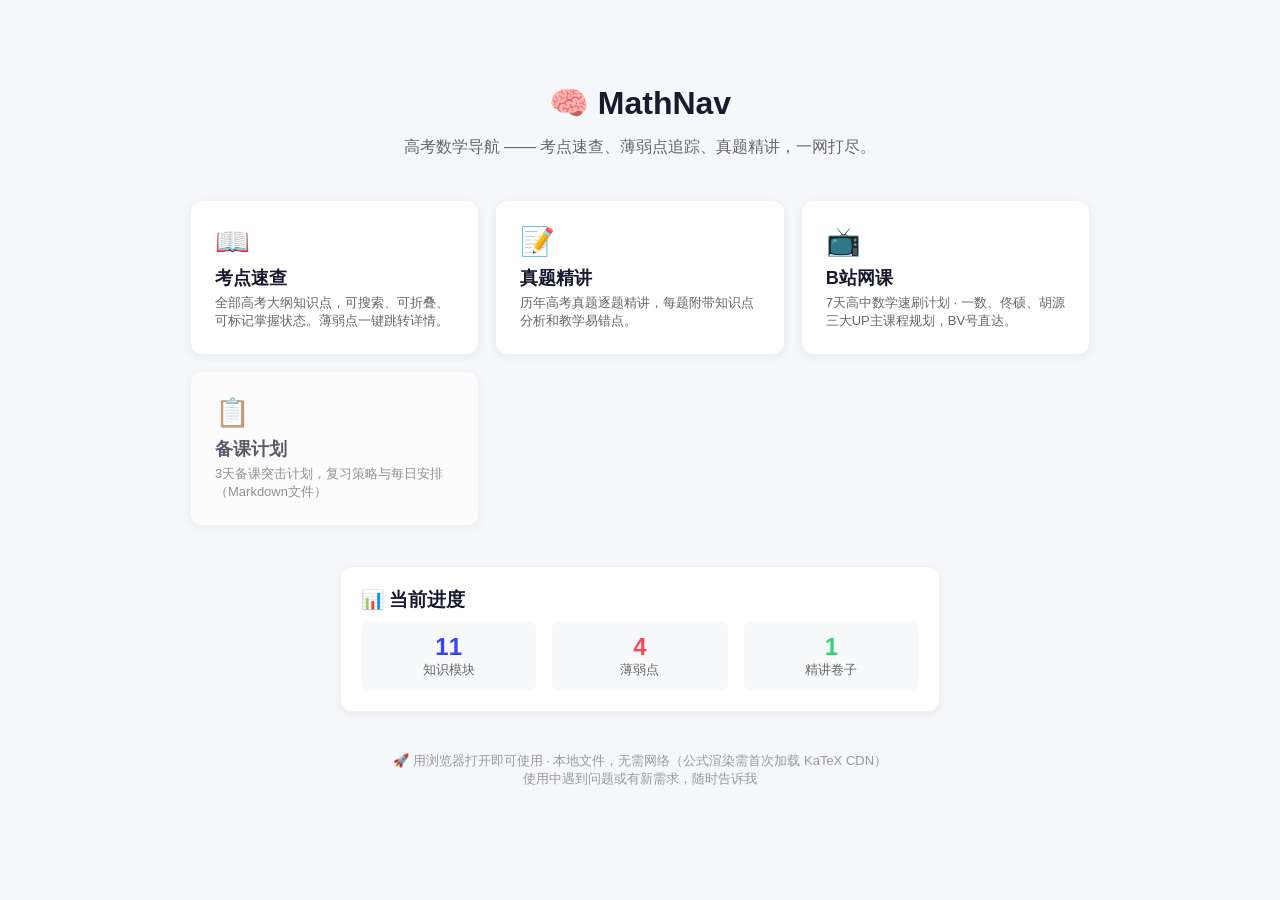
<file: index.html>
<!DOCTYPE html>
<html lang="zh-CN">
<head>
<meta charset="UTF-8">
<meta name="viewport" content="width=device-width, initial-scale=1.0">
<title>MathNav · 高考数学导航</title>
<link rel="stylesheet" href="assets/main.css">
</head>
<body>

<div class="main" style="margin-left:0; max-width:1000px; margin:0 auto;">
  <div class="hero">
    <h1>🧠 MathNav</h1>
    <p>高考数学导航 —— 考点速查、薄弱点追踪、真题精讲，一网打尽。</p>
  </div>

  <div class="card-grid">
    <a href="考点速查.html">
      <div class="card-icon">📖</div>
      <div class="card-title">考点速查</div>
      <div class="card-desc">全部高考大纲知识点，可搜索、可折叠、可标记掌握状态。薄弱点一键跳转详情。</div>
    </a>
    <a href="真题精讲/index.html">
      <div class="card-icon">📝</div>
      <div class="card-title">真题精讲</div>
      <div class="card-desc">历年高考真题逐题精讲，每题附带知识点分析和教学易错点。</div>
    </a>
    <a href="B站网课.html">
      <div class="card-icon">📺</div>
      <div class="card-title">B站网课</div>
      <div class="card-desc">7天高中数学速刷计划 · 一数、佟硕、胡源三大UP主课程规划，BV号直达。</div>
    </a>
    <a href="备课突击计划-3天.md" style="opacity:0.7;">
      <div class="card-icon">📋</div>
      <div class="card-title">备课计划</div>
      <div class="card-desc">3天备课突击计划，复习策略与每日安排（Markdown文件）</div>
    </a>
  </div>

  <div style="max-width:600px; margin:40px auto 0; padding:20px; background:#fff; border-radius:12px; box-shadow:0 2px 8px rgba(0,0,0,0.06); border:1px solid #eef1f5;">
    <h3 style="margin-bottom:8px;">📊 当前进度</h3>
    <div style="display:flex; gap:16px; flex-wrap:wrap;">
      <div style="flex:1; min-width:120px; padding:12px; background:#f8f9fb; border-radius:8px; text-align:center;">
        <div style="font-size:24px; font-weight:700; color:#3742fa;">11</div>
        <div style="font-size:13px; color:#666;">知识模块</div>
      </div>
      <div style="flex:1; min-width:120px; padding:12px; background:#f8f9fb; border-radius:8px; text-align:center;">
        <div style="font-size:24px; font-weight:700; color:#ff4757;">4</div>
        <div style="font-size:13px; color:#666;">薄弱点</div>
      </div>
      <div style="flex:1; min-width:120px; padding:12px; background:#f8f9fb; border-radius:8px; text-align:center;">
        <div style="font-size:24px; font-weight:700; color:#2ed573;">1</div>
        <div style="font-size:13px; color:#666;">精讲卷子</div>
      </div>
    </div>
  </div>

  <div style="text-align:center; margin-top:40px; color:#999; font-size:13px;">
    🚀 用浏览器打开即可使用 · 本地文件，无需网络（公式渲染需首次加载 KaTeX CDN）<br>
    使用中遇到问题或有新需求，随时告诉我
  </div>
</div>

</body>
</html>
</file>
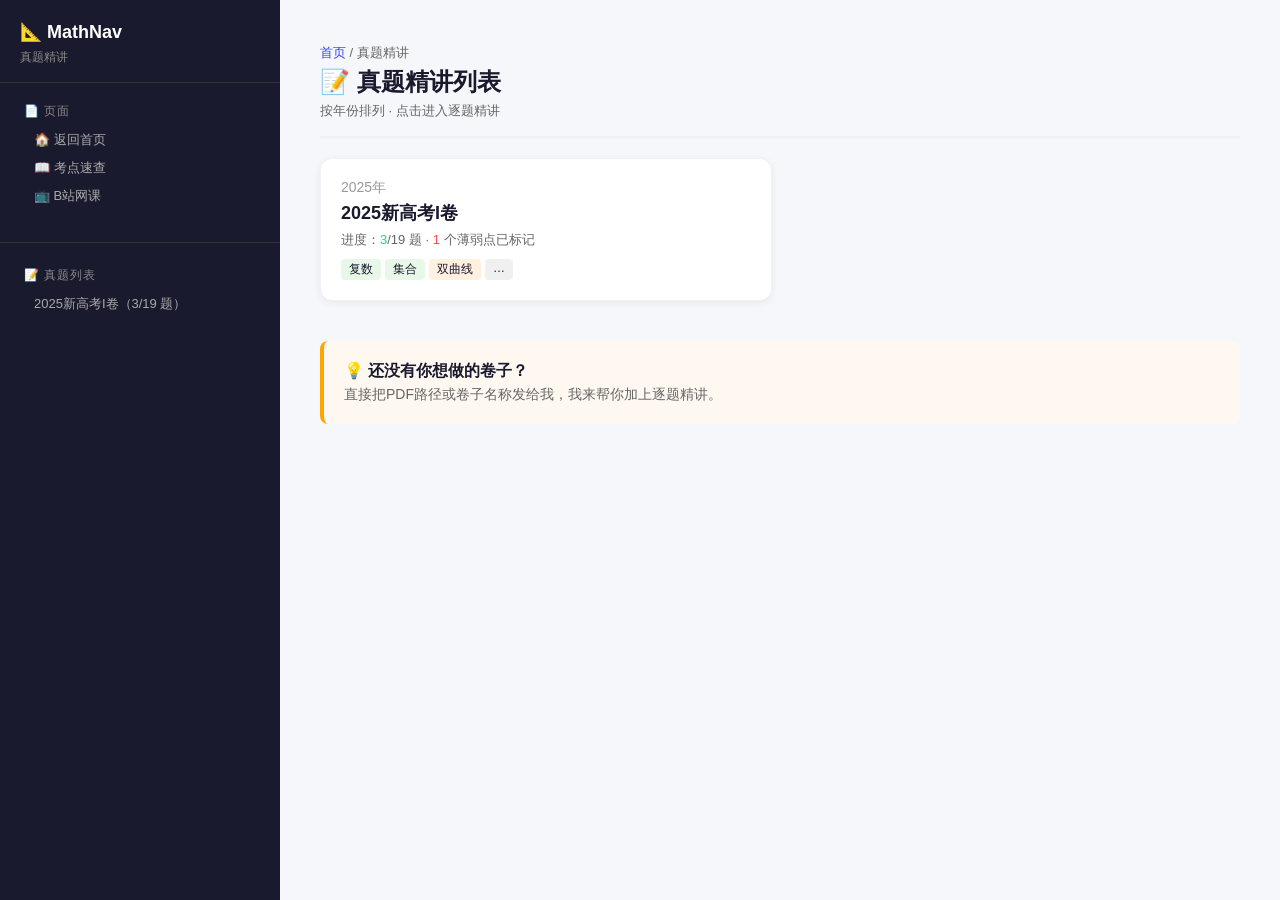
<file: 真题精讲/index.html>
<!DOCTYPE html>
<html lang="zh-CN">
<head>
<meta charset="UTF-8">
<meta name="viewport" content="width=device-width, initial-scale=1.0">
<title>真题精讲 — MathNav</title>
<link rel="stylesheet" href="../assets/main.css">
</head>
<body>

<div class="sidebar">
  <div class="sidebar-header">
    <h1>📐 MathNav</h1>
    <div class="subtitle">真题精讲</div>
  </div>
  <div class="sidebar-content">
    <div class="nav-section">
      <div class="nav-title">📄 页面</div>
      <a href="../index.html">🏠 返回首页</a>
      <a href="../考点速查.html">📖 考点速查</a>
      <a href="../B站网课.html">📺 B站网课</a>
    </div>
    <div class="nav-section" style="margin-top:20px; border-top:1px solid #333; padding-top:16px;">
      <div class="nav-title">📝 真题列表</div>
      <a href="2025新高考I卷.html">2025新高考I卷（3/19 题）</a>
    </div>
  </div>
</div>

<div class="main">
  <div class="page-header">
    <div class="breadcrumb"><a href="../index.html">首页</a> / 真题精讲</div>
    <h1>📝 真题精讲列表</h1>
    <div class="stats">按年份排列 · 点击进入逐题精讲</div>
  </div>

  <div style="display:grid; grid-template-columns:repeat(auto-fill, minmax(300px, 1fr)); gap:16px;">
    <a href="2025新高考I卷.html" style="display:block; background:#fff; border-radius:12px; padding:20px; text-decoration:none; color:inherit; border:1px solid #eef1f5; box-shadow:0 2px 8px rgba(0,0,0,0.06); transition:all 0.3s;">
      <div style="font-size:14px; color:#999; margin-bottom:4px;">2025年</div>
      <div style="font-size:18px; font-weight:700;">2025新高考I卷</div>
      <div style="font-size:13px; color:#666; margin-top:6px;">
        进度：<span style="color:#2ed573;">3</span>/19 题 ·
        <span style="color:#ff4757;">1</span> 个薄弱点已标记
      </div>
      <div style="margin-top:10px; display:flex; gap:4px; flex-wrap:wrap;">
        <span style="background:#e8f8e8; font-size:12px; padding:2px 8px; border-radius:4px;">复数</span>
        <span style="background:#e8f8e8; font-size:12px; padding:2px 8px; border-radius:4px;">集合</span>
        <span style="background:#fff0e0; font-size:12px; padding:2px 8px; border-radius:4px;">双曲线</span>
        <span style="background:#f0f0f0; font-size:12px; padding:2px 8px; border-radius:4px;">…</span>
      </div>
    </a>
  </div>

  <div style="margin-top:40px; padding:20px; background:#fff8f0; border-radius:8px; border-left:4px solid #ffa502;">
    <b>💡 还没有你想做的卷子？</b>
    <p style="font-size:14px; color:#666; margin-top:4px;">直接把PDF路径或卷子名称发给我，我来帮你加上逐题精讲。</p>
  </div>
</div>

</body>
</html>
</file>
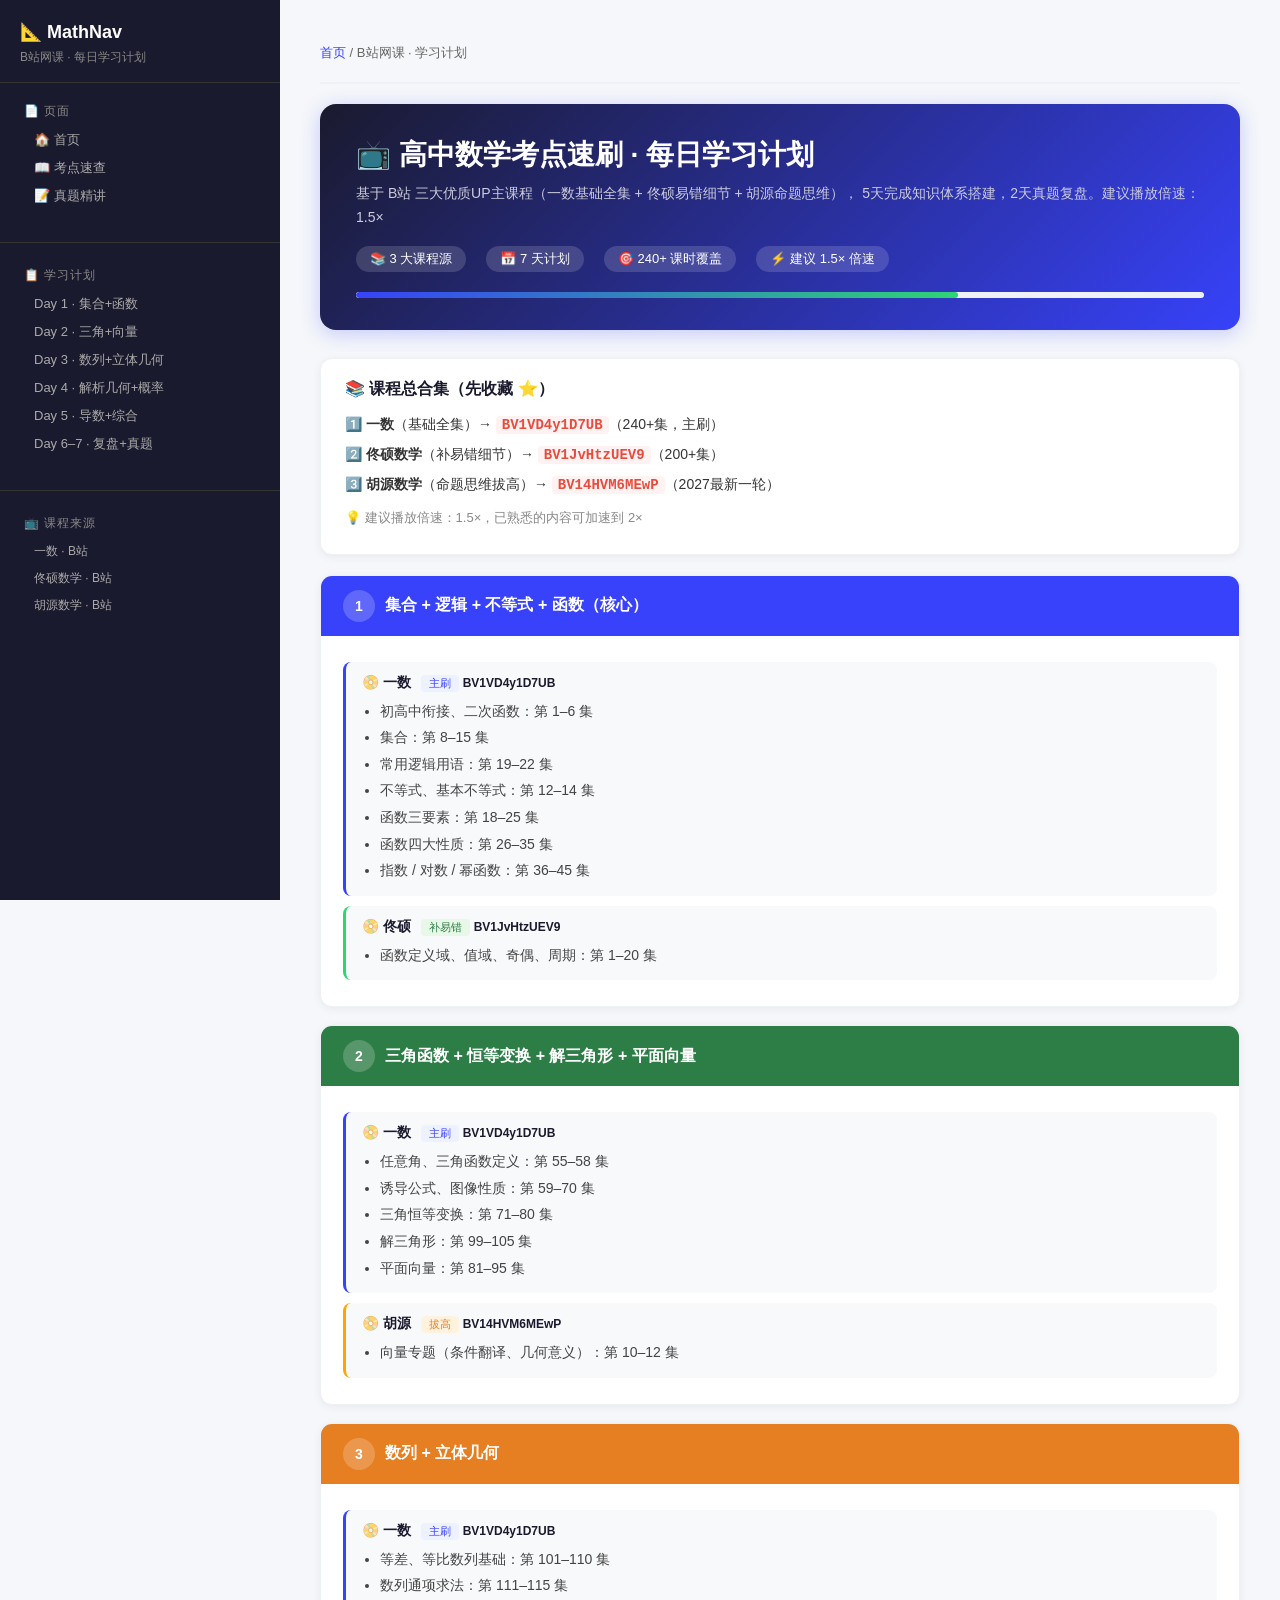
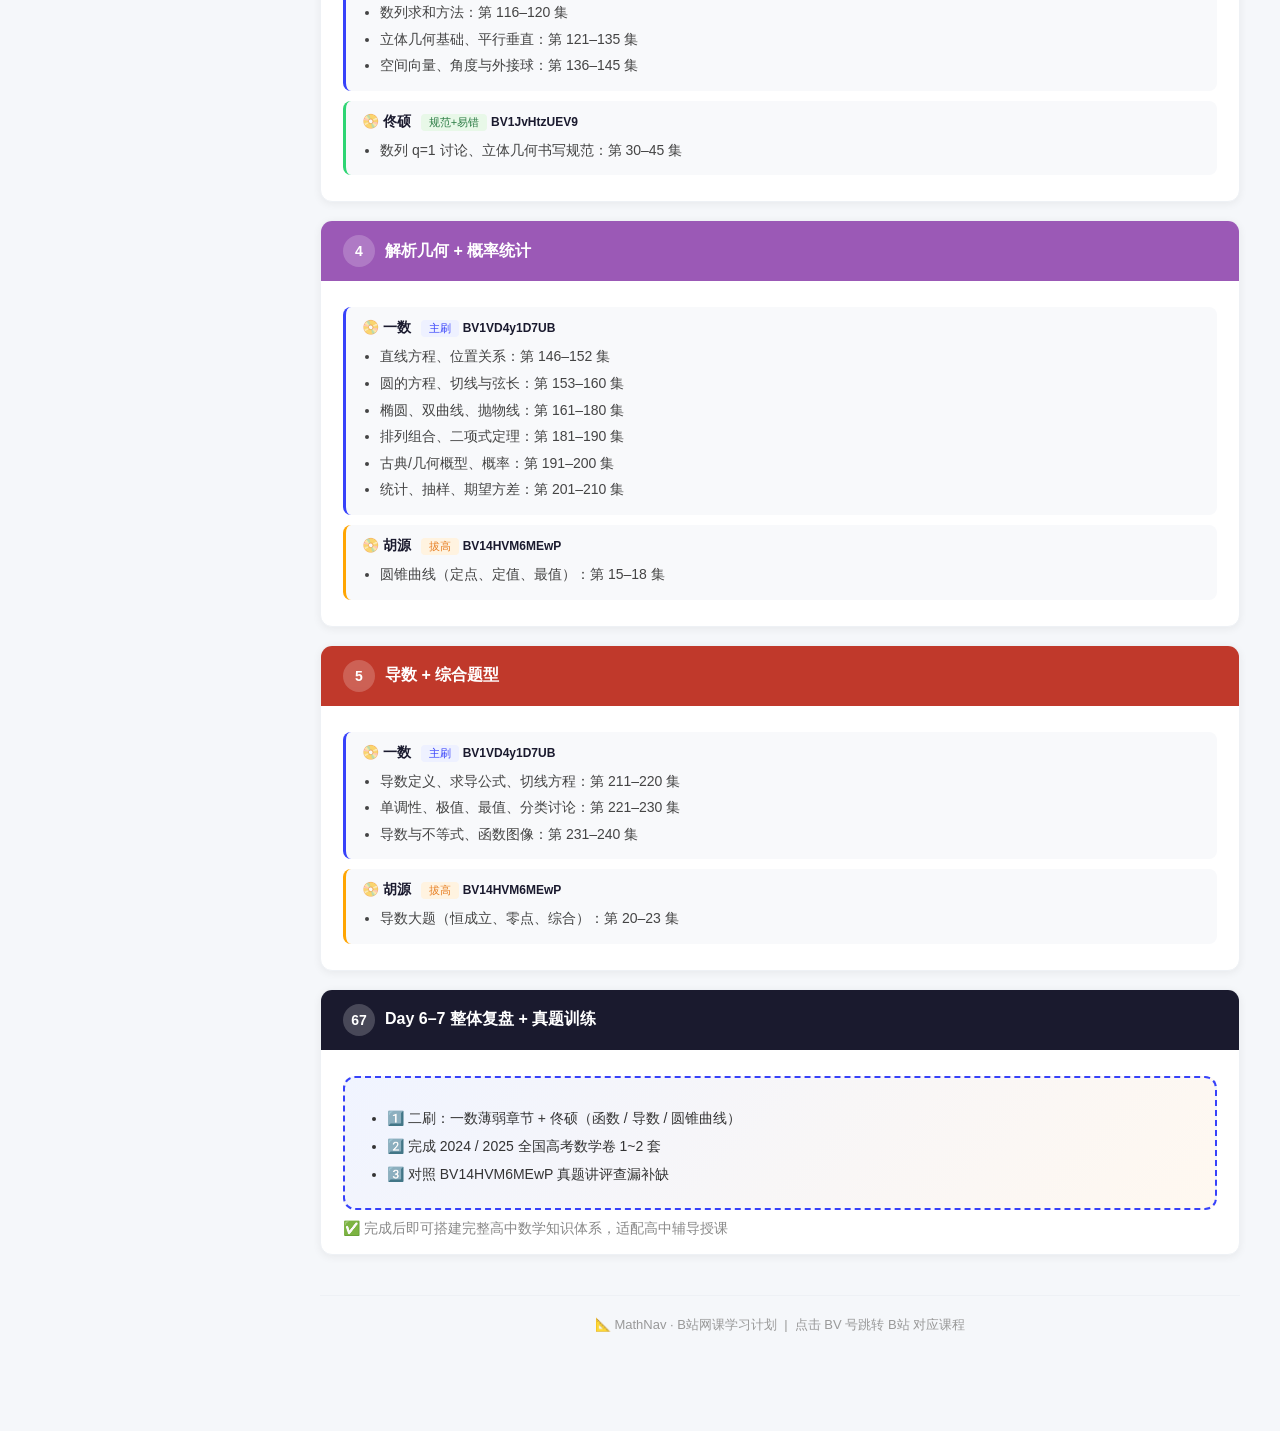
<file: B站网课.html>
<!DOCTYPE html>
<html lang="zh-CN">
<head>
<meta charset="UTF-8">
<meta name="viewport" content="width=device-width, initial-scale=1.0">
<title>B站网课 · 学习计划 — MathNav</title>
<link rel="stylesheet" href="assets/main.css">
<style>
  /* 学习计划专属样式 */
  .plan-header {
    background: linear-gradient(135deg, #1a1a2e 0%, #3742fa 100%);
    color: #fff;
    border-radius: 16px;
    padding: 32px 36px;
    margin-bottom: 28px;
    box-shadow: 0 4px 20px rgba(55,66,250,0.25);
  }
  .plan-header h1 { font-size: 28px; margin-bottom: 8px; }
  .plan-header .subtitle { font-size: 14px; color: #ccd; line-height: 1.7; }
  .plan-header .stats-row {
    display: flex; gap: 20px; margin-top: 16px; flex-wrap: wrap;
  }
  .plan-header .stats-row span {
    background: rgba(255,255,255,0.15);
    padding: 4px 14px; border-radius: 20px;
    font-size: 13px;
  }

  .info-card {
    background: #fff;
    border: 1px solid #eef1f5;
    border-radius: 12px;
    padding: 20px 24px;
    margin-bottom: 20px;
    box-shadow: 0 2px 8px rgba(0,0,0,0.06);
  }
  .info-card h3 {
    font-size: 16px; margin-bottom: 12px;
    display: flex; align-items: center; gap: 8px;
  }
  .info-card p { font-size: 14px; line-height: 1.8; margin: 4px 0; color: #333; }
  .info-card .bv {
    color: #e74c3c; font-family: Consolas, monospace;
    background: #fef2f2; padding: 1px 6px; border-radius: 4px;
    font-weight: 600;
  }
  .info-card .note { color: #888; font-size: 13px; margin-top: 8px; }

  .day-card {
    background: #fff;
    border: 1px solid #eef1f5;
    border-radius: 12px;
    margin-bottom: 18px;
    overflow: hidden;
    box-shadow: 0 2px 8px rgba(0,0,0,0.06);
  }
  .day-title {
    padding: 14px 22px;
    font-size: 16px; font-weight: 700;
    color: #fff;
    display: flex; align-items: center; gap: 10px;
  }
  .day-title .day-num {
    display: inline-flex; width: 32px; height: 32px;
    border-radius: 50%; background: rgba(255,255,255,0.2);
    align-items: center; justify-content: center;
    flex-shrink: 0; font-size: 14px;
  }
  .day-card .content { padding: 16px 22px; }

  .course-block {
    margin: 10px 0;
    padding: 12px 16px;
    background: #f8f9fb;
    border-radius: 8px;
    border-left: 3px solid #3742fa;
  }
  .course-block.tongshuo { border-left-color: #2ed573; }
  .course-block.huyuan { border-left-color: #ffa502; }
  .course-block .course-name {
    font-weight: 700; font-size: 14px; margin-bottom: 4px;
  }
  .course-block .course-name .source-tag {
    display: inline-block; font-size: 11px; padding: 1px 8px;
    border-radius: 4px; margin-left: 6px; font-weight: 400;
  }
  .source-tag.yishu { background: #eef1ff; color: #3742fa; }
  .source-tag.tongshuo { background: #e8f8e8; color: #2d7d46; }
  .source-tag.huyuan { background: #fff3e0; color: #e67e22; }
  .course-block ul { margin: 6px 0 0 18px; }
  .course-block li { font-size: 14px; line-height: 1.9; color: #444; }

  .day-1 .day-title { background: #3742fa; }
  .day-2 .day-title { background: #2d7d46; }
  .day-3 .day-title { background: #e67e22; }
  .day-4 .day-title { background: #9b59b6; }
  .day-5 .day-title { background: #c0392b; }
  .day-6 .day-title { background: #1a1a2e; }

  .review-box {
    background: linear-gradient(135deg, #f0f4ff 0%, #fff8f0 100%);
    border: 2px dashed #3742fa;
    border-radius: 12px;
    padding: 20px 24px;
    margin: 10px 0;
  }
  .review-box ul { margin: 6px 0 0 18px; }
  .review-box li { font-size: 14px; line-height: 2; color: #333; }

  .progress-bar {
    height: 6px; background: #eef1f5; border-radius: 3px;
    margin: 20px 0 0; overflow: hidden;
  }
  .progress-bar .fill {
    height: 100%; width: 71%;
    background: linear-gradient(90deg, #3742fa, #2ed573);
    border-radius: 3px;
  }
</style>
</head>
<body>

<div class="sidebar">
  <div class="sidebar-header">
    <h1>📐 MathNav</h1>
    <div class="subtitle">B站网课 · 每日学习计划</div>
  </div>
  <div class="sidebar-content">
    <div class="nav-section">
      <div class="nav-title">📄 页面</div>
      <a href="index.html">🏠 首页</a>
      <a href="考点速查.html">📖 考点速查</a>
      <a href="真题精讲/index.html">📝 真题精讲</a>
    </div>
    <div class="nav-section" style="margin-top:20px; border-top:1px solid #333; padding-top:16px;">
      <div class="nav-title">📋 学习计划</div>
      <a href="#day1">Day 1 · 集合+函数</a>
      <a href="#day2">Day 2 · 三角+向量</a>
      <a href="#day3">Day 3 · 数列+立体几何</a>
      <a href="#day4">Day 4 · 解析几何+概率</a>
      <a href="#day5">Day 5 · 导数+综合</a>
      <a href="#day6">Day 6–7 · 复盘+真题</a>
    </div>
    <div class="nav-section" style="margin-top:20px; border-top:1px solid #333; padding-top:16px;">
      <div class="nav-title">📺 课程来源</div>
      <a href="https://space.bilibili.com/3944593" target="_blank" style="font-size:12px;">一数 · B站</a>
      <a href="https://space.bilibili.com/67719123" target="_blank" style="font-size:12px;">佟硕数学 · B站</a>
      <a href="https://space.bilibili.com/3493269319503953" target="_blank" style="font-size:12px;">胡源数学 · B站</a>
    </div>
  </div>
</div>

<div class="main">
  <div class="page-header">
    <div class="breadcrumb"><a href="index.html">首页</a> / B站网课 · 学习计划</div>
  </div>

  <!-- 头部 -->
  <div class="plan-header">
    <h1>📺 高中数学考点速刷 · 每日学习计划</h1>
    <div class="subtitle">
      基于 B站 三大优质UP主课程（一数基础全集 + 佟硕易错细节 + 胡源命题思维），
      5天完成知识体系搭建，2天真题复盘。建议播放倍速：1.5×
    </div>
    <div class="stats-row">
      <span>📚 3 大课程源</span>
      <span>📅 7 天计划</span>
      <span>🎯 240+ 课时覆盖</span>
      <span>⚡ 建议 1.5× 倍速</span>
    </div>
    <div class="progress-bar"><div class="fill"></div></div>
  </div>

  <!-- 总合集信息 -->
  <div class="info-card">
    <h3>📚 课程总合集（先收藏 ⭐）</h3>
    <p>1️⃣ <b>一数</b>（基础全集）→ <span class="bv">BV1VD4y1D7UB</span>（240+集，主刷）</p>
    <p>2️⃣ <b>佟硕数学</b>（补易错细节）→ <span class="bv">BV1JvHtzUEV9</span>（200+集）</p>
    <p>3️⃣ <b>胡源数学</b>（命题思维拔高）→ <span class="bv">BV14HVM6MEwP</span>（2027最新一轮）</p>
    <p class="note">💡 建议播放倍速：1.5×，已熟悉的内容可加速到 2×</p>
  </div>

  <!-- Day 1 -->
  <div class="day-card day-1" id="day1">
    <div class="day-title"><span class="day-num">1</span> 集合 + 逻辑 + 不等式 + 函数（核心）</div>
    <div class="content">
      <div class="course-block">
        <div class="course-name">📀 一数 <span class="source-tag yishu">主刷</span> <span class="bv" style="font-size:12px;">BV1VD4y1D7UB</span></div>
        <ul>
          <li>初高中衔接、二次函数：第 1–6 集</li>
          <li>集合：第 8–15 集</li>
          <li>常用逻辑用语：第 19–22 集</li>
          <li>不等式、基本不等式：第 12–14 集</li>
          <li>函数三要素：第 18–25 集</li>
          <li>函数四大性质：第 26–35 集</li>
          <li>指数 / 对数 / 幂函数：第 36–45 集</li>
        </ul>
      </div>
      <div class="course-block tongshuo">
        <div class="course-name">📀 佟硕 <span class="source-tag tongshuo">补易错</span> <span class="bv" style="font-size:12px;">BV1JvHtzUEV9</span></div>
        <ul>
          <li>函数定义域、值域、奇偶、周期：第 1–20 集</li>
        </ul>
      </div>
    </div>
  </div>

  <!-- Day 2 -->
  <div class="day-card day-2" id="day2">
    <div class="day-title"><span class="day-num">2</span> 三角函数 + 恒等变换 + 解三角形 + 平面向量</div>
    <div class="content">
      <div class="course-block">
        <div class="course-name">📀 一数 <span class="source-tag yishu">主刷</span> <span class="bv" style="font-size:12px;">BV1VD4y1D7UB</span></div>
        <ul>
          <li>任意角、三角函数定义：第 55–58 集</li>
          <li>诱导公式、图像性质：第 59–70 集</li>
          <li>三角恒等变换：第 71–80 集</li>
          <li>解三角形：第 99–105 集</li>
          <li>平面向量：第 81–95 集</li>
        </ul>
      </div>
      <div class="course-block huyuan">
        <div class="course-name">📀 胡源 <span class="source-tag huyuan">拔高</span> <span class="bv" style="font-size:12px;">BV14HVM6MEwP</span></div>
        <ul>
          <li>向量专题（条件翻译、几何意义）：第 10–12 集</li>
        </ul>
      </div>
    </div>
  </div>

  <!-- Day 3 -->
  <div class="day-card day-3" id="day3">
    <div class="day-title"><span class="day-num">3</span> 数列 + 立体几何</div>
    <div class="content">
      <div class="course-block">
        <div class="course-name">📀 一数 <span class="source-tag yishu">主刷</span> <span class="bv" style="font-size:12px;">BV1VD4y1D7UB</span></div>
        <ul>
          <li>等差、等比数列基础：第 101–110 集</li>
          <li>数列通项求法：第 111–115 集</li>
          <li>数列求和方法：第 116–120 集</li>
          <li>立体几何基础、平行垂直：第 121–135 集</li>
          <li>空间向量、角度与外接球：第 136–145 集</li>
        </ul>
      </div>
      <div class="course-block tongshuo">
        <div class="course-name">📀 佟硕 <span class="source-tag tongshuo">规范+易错</span> <span class="bv" style="font-size:12px;">BV1JvHtzUEV9</span></div>
        <ul>
          <li>数列 q=1 讨论、立体几何书写规范：第 30–45 集</li>
        </ul>
      </div>
    </div>
  </div>

  <!-- Day 4 -->
  <div class="day-card day-4" id="day4">
    <div class="day-title"><span class="day-num">4</span> 解析几何 + 概率统计</div>
    <div class="content">
      <div class="course-block">
        <div class="course-name">📀 一数 <span class="source-tag yishu">主刷</span> <span class="bv" style="font-size:12px;">BV1VD4y1D7UB</span></div>
        <ul>
          <li>直线方程、位置关系：第 146–152 集</li>
          <li>圆的方程、切线与弦长：第 153–160 集</li>
          <li>椭圆、双曲线、抛物线：第 161–180 集</li>
          <li>排列组合、二项式定理：第 181–190 集</li>
          <li>古典/几何概型、概率：第 191–200 集</li>
          <li>统计、抽样、期望方差：第 201–210 集</li>
        </ul>
      </div>
      <div class="course-block huyuan">
        <div class="course-name">📀 胡源 <span class="source-tag huyuan">拔高</span> <span class="bv" style="font-size:12px;">BV14HVM6MEwP</span></div>
        <ul>
          <li>圆锥曲线（定点、定值、最值）：第 15–18 集</li>
        </ul>
      </div>
    </div>
  </div>

  <!-- Day 5 -->
  <div class="day-card day-5" id="day5">
    <div class="day-title"><span class="day-num">5</span> 导数 + 综合题型</div>
    <div class="content">
      <div class="course-block">
        <div class="course-name">📀 一数 <span class="source-tag yishu">主刷</span> <span class="bv" style="font-size:12px;">BV1VD4y1D7UB</span></div>
        <ul>
          <li>导数定义、求导公式、切线方程：第 211–220 集</li>
          <li>单调性、极值、最值、分类讨论：第 221–230 集</li>
          <li>导数与不等式、函数图像：第 231–240 集</li>
        </ul>
      </div>
      <div class="course-block huyuan">
        <div class="course-name">📀 胡源 <span class="source-tag huyuan">拔高</span> <span class="bv" style="font-size:12px;">BV14HVM6MEwP</span></div>
        <ul>
          <li>导数大题（恒成立、零点、综合）：第 20–23 集</li>
        </ul>
      </div>
    </div>
  </div>

  <!-- Day 6-7 -->
  <div class="day-card day-6" id="day6">
    <div class="day-title"><span class="day-num">67</span> Day 6–7 整体复盘 + 真题训练</div>
    <div class="content">
      <div class="review-box">
        <ul>
          <li>1️⃣ 二刷：一数薄弱章节 + 佟硕（函数 / 导数 / 圆锥曲线）</li>
          <li>2️⃣ 完成 2024 / 2025 全国高考数学卷 1~2 套</li>
          <li>3️⃣ 对照 <span class="bv">BV14HVM6MEwP</span> 真题讲评查漏补缺</li>
        </ul>
      </div>
      <p class="note" style="margin-top:10px; color:#888; font-size:14px;">
        ✅ 完成后即可搭建完整高中数学知识体系，适配高中辅导授课
      </p>
    </div>
  </div>

  <!-- 页脚 -->
  <div style="text-align:center; margin-top:40px; padding:20px; color:#999; font-size:13px; border-top:1px solid #eef1f5;">
    📐 MathNav · B站网课学习计划 &nbsp;|&nbsp; 点击 BV 号跳转 B站 对应课程
  </div>
</div>

<script src="assets/main.js"></script>
</body>
</html>
</file>
<file: assets/main.css>
/* ========================================
   MathNav - 全局样式
   ======================================== */

:root {
  --bg: #f5f7fa;
  --card-bg: #fff;
  --text: #1a1a2e;
  --text-light: #666;
  --accent: #3742fa;
  --accent-light: #eef1ff;
  --danger: #ff4757;
  --warning: #ffa502;
  --success: #2ed573;
  --border: #eef1f5;
  --sidebar-bg: #1a1a2e;
  --sidebar-text: #eee;
  --shadow: 0 2px 8px rgba(0,0,0,0.06);
  --radius: 12px;
}

* { margin: 0; padding: 0; box-sizing: border-box; }

html { scroll-behavior: smooth; }

body {
  font-family: -apple-system, "PingFang SC", "Microsoft YaHei", "Noto Sans SC", sans-serif;
  background: var(--bg);
  color: var(--text);
  display: flex;
  min-height: 100vh;
}

/* ===== 侧边栏 ===== */
.sidebar {
  width: 280px;
  background: var(--sidebar-bg);
  color: var(--sidebar-text);
  position: fixed;
  top: 0; left: 0; bottom: 0;
  overflow-y: auto;
  z-index: 100;
  display: flex;
  flex-direction: column;
}
.sidebar::-webkit-scrollbar { width: 4px; }
.sidebar::-webkit-scrollbar-thumb { background: #444; border-radius: 2px; }

.sidebar-header {
  padding: 20px 20px 16px;
  border-bottom: 1px solid #333;
  flex-shrink: 0;
}
.sidebar-header h1 {
  font-size: 18px;
  color: #fff;
  line-height: 1.4;
}
.sidebar-header .subtitle {
  font-size: 12px;
  color: #888;
  margin-top: 4px;
}

.sidebar-content { flex: 1; overflow-y: auto; padding: 0 0 40px; }

/* 薄弱区 */
.weakness-section {
  margin: 12px 16px;
  padding: 12px;
  background: #2d1b1b;
  border-radius: 8px;
  border-left: 3px solid var(--danger);
}
.weakness-section h2 {
  font-size: 12px;
  color: #ff6b81;
  text-transform: uppercase;
  letter-spacing: 1px;
  margin-bottom: 8px;
}
.weakness-item {
  display: flex;
  align-items: center;
  gap: 6px;
  padding: 6px 8px;
  color: #ffa502;
  text-decoration: none;
  font-size: 13px;
  border-radius: 4px;
  cursor: pointer;
  transition: background 0.2s;
  border: none;
  background: none;
  width: 100%;
  text-align: left;
}
.weakness-item:hover { background: #3d2222; }
.weakness-item .tag {
  display: inline-block;
  background: var(--danger);
  color: #fff;
  font-size: 10px;
  padding: 1px 6px;
  border-radius: 3px;
  flex-shrink: 0;
}

/* 目录导航 */
.nav-section { padding: 12px 16px; }
.nav-section .nav-title {
  padding: 8px 8px 6px;
  font-size: 12px;
  color: #888;
  text-transform: uppercase;
  letter-spacing: 1px;
}
.nav-section a {
  display: block;
  padding: 5px 8px 5px 16px;
  color: #aaa;
  text-decoration: none;
  font-size: 13px;
  border-radius: 4px;
  transition: all 0.2s;
  border-left: 2px solid transparent;
}
.nav-section a:hover {
  color: #fff;
  background: #2a2a4a;
}
.nav-section a.weak {
  color: #ffa502;
  border-left-color: #ffa502;
  font-weight: 600;
}
.nav-section a.weak::before { content: "⚠️ "; }

/* ===== 主内容 ===== */
.main {
  margin-left: 280px;
  flex: 1;
  padding: 24px 40px 80px;
  min-width: 0;
}

/* 搜索框 */
.search-box {
  position: sticky;
  top: 0;
  background: var(--bg);
  padding: 0 0 16px;
  z-index: 50;
}
.search-box input {
  width: 100%;
  padding: 12px 16px;
  border: 2px solid #ddd;
  border-radius: 10px;
  font-size: 15px;
  outline: none;
  transition: border 0.3s;
  background: #fff;
}
.search-box input:focus { border-color: var(--accent); }

/* ===== 模块卡片 ===== */
.module {
  background: var(--card-bg);
  border-radius: var(--radius);
  margin-bottom: 16px;
  box-shadow: var(--shadow);
  overflow: hidden;
  border: 1px solid var(--border);
  transition: box-shadow 0.3s;
}
.module:hover { box-shadow: 0 4px 16px rgba(0,0,0,0.1); }

.module-header {
  padding: 16px 20px;
  cursor: pointer;
  user-select: none;
  display: flex;
  justify-content: space-between;
  align-items: center;
  font-size: 17px;
  font-weight: 700;
  background: #f8f9fb;
  transition: background 0.2s;
}
.module-header:hover { background: #eef1f5; }
.module-header .arrow {
  transition: transform 0.3s;
  font-size: 14px;
  color: #999;
  flex-shrink: 0;
}
.module-header .arrow.open { transform: rotate(180deg); }
.module-header .badge {
  font-weight: 400;
  font-size: 12px;
  color: var(--danger);
  margin-left: 8px;
}

.module-body { padding: 4px 0; }
.module-body.hidden { display: none; }

/* ===== 子标题 ===== */
.sub-header {
  padding: 12px 20px 4px 28px;
  font-size: 14px;
  font-weight: 600;
  color: var(--accent);
  border-bottom: 1px dashed var(--border);
  margin-top: 4px;
}

/* ===== 知识点条目 ===== */
.topic {
  padding: 7px 20px 7px 32px;
  font-size: 14px;
  line-height: 1.7;
  transition: background 0.2s;
  display: flex;
  align-items: baseline;
  gap: 8px;
}
.topic:hover { background: #f8f9ff; }
.topic .checkbox {
  flex-shrink: 0;
  width: 18px; height: 18px;
  border: 2px solid #ccc;
  border-radius: 4px;
  cursor: pointer;
  display: inline-flex;
  align-items: center;
  justify-content: center;
  font-size: 12px;
  color: #fff;
  transition: all 0.2s;
}
.topic .checkbox.checked { background: var(--success); border-color: var(--success); }
.topic .checkbox.checked::after { content: "✓"; }
.topic .text { flex: 1; }
.topic .weak-badge {
  flex-shrink: 0;
  background: var(--danger);
  color: #fff;
  font-size: 11px;
  padding: 1px 10px;
  border-radius: 10px;
  cursor: pointer;
  transition: background 0.2s;
  border: none;
}
.topic .weak-badge:hover { background: #c0392b; }

/* ===== 薄弱知识点详情弹窗 ===== */
.weakness-detail {
  background: #fff8f0;
  border-left: 4px solid var(--warning);
  margin: 4px 20px 12px 32px;
  padding: 16px 20px;
  border-radius: 0 8px 8px 0;
  font-size: 14px;
  line-height: 1.8;
  display: none;
}
.weakness-detail.open { display: block; }
.weakness-detail .close-btn {
  float: right;
  background: none;
  border: none;
  font-size: 20px;
  cursor: pointer;
  color: #999;
  padding: 0 4px;
  line-height: 1;
}
.weakness-detail .close-btn:hover { color: #333; }

.weakness-detail h3 {
  font-size: 15px;
  margin-bottom: 8px;
  color: #c0392b;
}

.weakness-detail .info-box {
  background: #fff;
  border: 1px solid #ffe0b2;
  border-radius: 8px;
  padding: 12px 16px;
  margin: 8px 0;
}

.weakness-detail table {
  width: 100%;
  border-collapse: collapse;
  margin: 10px 0;
  font-size: 14px;
}
.weakness-detail th,
.weakness-detail td {
  padding: 8px 12px;
  border: 1px solid #e0d5c8;
  text-align: center;
}
.weakness-detail th { background: #fff0e0; font-weight: 600; }

.weakness-detail .formula-em {
  font-family: "Times New Roman", "KaTeX_Main", serif;
  font-size: 16px;
  font-weight: 700;
}

.weakness-detail ul { margin: 4px 0 4px 20px; }
.weakness-detail li { margin-bottom: 2px; }
.weakness-detail .source-link {
  margin-top: 10px;
  font-size: 13px;
}
.weakness-detail .source-link a { color: var(--accent); }
.weakness-detail .tip { color: var(--text-light); font-size: 13px; }

/* ===== 搜索高亮 ===== */
mark.highlight {
  background: #ffeaa7;
  padding: 0 2px;
  border-radius: 2px;
}
.search-hidden { display: none !important; }

/* ===== 首页专用 ===== */
.hero {
  text-align: center;
  padding: 60px 20px 40px;
}
.hero h1 { font-size: 32px; margin-bottom: 12px; }
.hero p { color: var(--text-light); font-size: 16px; max-width: 500px; margin: 0 auto; line-height: 1.6; }

.card-grid {
  display: grid;
  grid-template-columns: repeat(auto-fill, minmax(280px, 1fr));
  gap: 16px;
  max-width: 900px;
  margin: 0 auto;
}
.card-grid a {
  display: block;
  background: var(--card-bg);
  border-radius: var(--radius);
  padding: 24px;
  text-decoration: none;
  color: var(--text);
  border: 1px solid var(--border);
  box-shadow: var(--shadow);
  transition: all 0.3s;
}
.card-grid a:hover {
  transform: translateY(-3px);
  box-shadow: 0 8px 24px rgba(0,0,0,0.12);
  border-color: var(--accent);
}
.card-grid .card-icon { font-size: 28px; margin-bottom: 8px; }
.card-grid .card-title { font-size: 18px; font-weight: 700; }
.card-grid .card-desc { font-size: 13px; color: var(--text-light); margin-top: 4px; }

/* ===== 页面标题 ===== */
.page-header {
  padding: 20px 0 16px;
  border-bottom: 2px solid var(--border);
  margin-bottom: 20px;
}
.page-header h1 { font-size: 24px; }
.page-header .breadcrumb {
  font-size: 13px;
  color: var(--text-light);
  margin-bottom: 4px;
}
.page-header .breadcrumb a { color: var(--accent); text-decoration: none; }
.page-header .stats { font-size: 13px; color: var(--text-light); margin-top: 4px; }

/* ===== KaTeX 修正 ===== */
.katex { font-size: 1.1em !important; }
.katex-display { margin: 0.5em 0 !important; }

/* ===== 响应式 ===== */
@media (max-width: 768px) {
  .sidebar { display: none; }
  .main { margin-left: 0; padding: 16px; }
  .hero { padding: 40px 16px 24px; }
  .hero h1 { font-size: 24px; }
  .card-grid { grid-template-columns: 1fr; }
}
</file>
